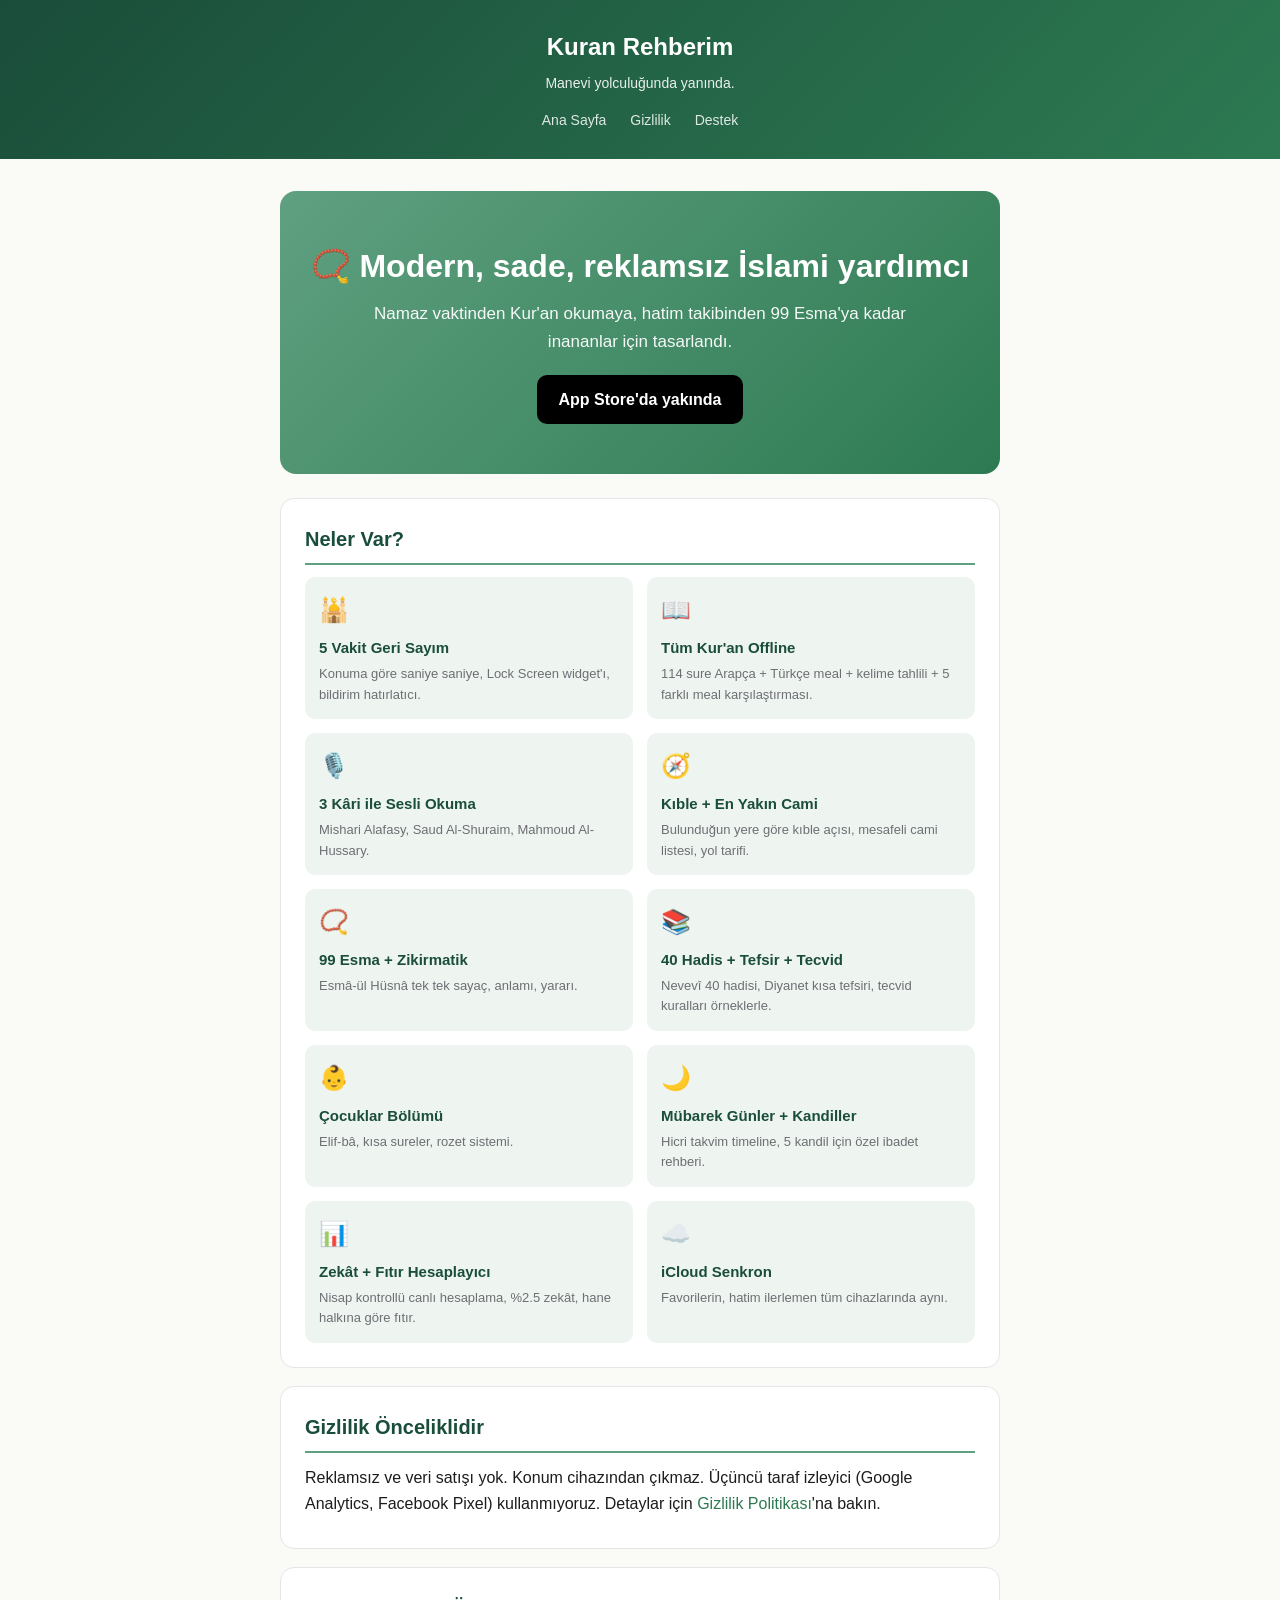
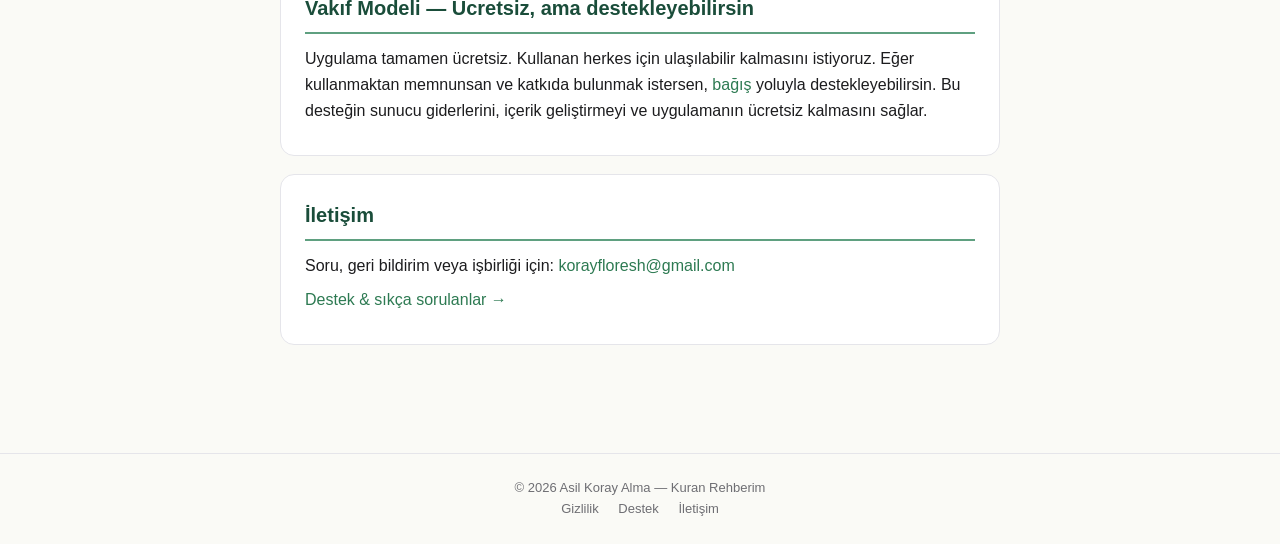
<file: index.html>
<!DOCTYPE html>
<html lang="tr">
<head>
    <meta charset="UTF-8">
    <meta name="viewport" content="width=device-width, initial-scale=1.0">
    <meta name="description" content="Kuran Rehberim — Namaz vakti, Kur'an okuma, dua, hatim ve esma sayacı tek uygulamada. Reklamsız, ücretsiz iOS uygulaması.">
    <title>Kuran Rehberim — Modern İslami Yardımcı</title>
    <link rel="stylesheet" href="style.css">
</head>
<body>

<header>
    <h1>Kuran Rehberim</h1>
    <p class="tagline">Manevi yolculuğunda yanında.</p>
    <nav>
        <a href="index.html">Ana Sayfa</a>
        <a href="privacy.html">Gizlilik</a>
        <a href="support.html">Destek</a>
    </nav>
</header>

<main>

    <div class="hero">
        <h1>📿 Modern, sade, reklamsız İslami yardımcı</h1>
        <p>Namaz vaktinden Kur'an okumaya, hatim takibinden 99 Esma'ya kadar inananlar için tasarlandı.</p>
        <a href="#" class="app-store-button">App Store'da yakında</a>
    </div>

    <section>
        <h2>Neler Var?</h2>
        <div class="features">
            <div class="feature">
                <span class="ico">🕌</span>
                <strong>5 Vakit Geri Sayım</strong>
                <p>Konuma göre saniye saniye, Lock Screen widget'ı, bildirim hatırlatıcı.</p>
            </div>
            <div class="feature">
                <span class="ico">📖</span>
                <strong>Tüm Kur'an Offline</strong>
                <p>114 sure Arapça + Türkçe meal + kelime tahlili + 5 farklı meal karşılaştırması.</p>
            </div>
            <div class="feature">
                <span class="ico">🎙️</span>
                <strong>3 Kâri ile Sesli Okuma</strong>
                <p>Mishari Alafasy, Saud Al-Shuraim, Mahmoud Al-Hussary.</p>
            </div>
            <div class="feature">
                <span class="ico">🧭</span>
                <strong>Kıble + En Yakın Cami</strong>
                <p>Bulunduğun yere göre kıble açısı, mesafeli cami listesi, yol tarifi.</p>
            </div>
            <div class="feature">
                <span class="ico">📿</span>
                <strong>99 Esma + Zikirmatik</strong>
                <p>Esmâ-ül Hüsnâ tek tek sayaç, anlamı, yararı.</p>
            </div>
            <div class="feature">
                <span class="ico">📚</span>
                <strong>40 Hadis + Tefsir + Tecvid</strong>
                <p>Nevevî 40 hadisi, Diyanet kısa tefsiri, tecvid kuralları örneklerle.</p>
            </div>
            <div class="feature">
                <span class="ico">👶</span>
                <strong>Çocuklar Bölümü</strong>
                <p>Elif-bâ, kısa sureler, rozet sistemi.</p>
            </div>
            <div class="feature">
                <span class="ico">🌙</span>
                <strong>Mübarek Günler + Kandiller</strong>
                <p>Hicri takvim timeline, 5 kandil için özel ibadet rehberi.</p>
            </div>
            <div class="feature">
                <span class="ico">📊</span>
                <strong>Zekât + Fıtır Hesaplayıcı</strong>
                <p>Nisap kontrollü canlı hesaplama, %2.5 zekât, hane halkına göre fıtır.</p>
            </div>
            <div class="feature">
                <span class="ico">☁️</span>
                <strong>iCloud Senkron</strong>
                <p>Favorilerin, hatim ilerlemen tüm cihazlarında aynı.</p>
            </div>
        </div>
    </section>

    <section>
        <h2>Gizlilik Önceliklidir</h2>
        <p>Reklamsız ve veri satışı yok. Konum cihazından çıkmaz. Üçüncü taraf izleyici (Google Analytics, Facebook Pixel) kullanmıyoruz. Detaylar için <a href="privacy.html">Gizlilik Politikası</a>'na bakın.</p>
    </section>

    <section>
        <h2>Vakıf Modeli — Ücretsiz, ama destekleyebilirsin</h2>
        <p>Uygulama tamamen ücretsiz. Kullanan herkes için ulaşılabilir kalmasını istiyoruz. Eğer kullanmaktan memnunsan ve katkıda bulunmak istersen, <a href="support.html#destek">bağış</a> yoluyla destekleyebilirsin. Bu desteğin sunucu giderlerini, içerik geliştirmeyi ve uygulamanın ücretsiz kalmasını sağlar.</p>
    </section>

    <section>
        <h2>İletişim</h2>
        <p>Soru, geri bildirim veya işbirliği için: <a href="mailto:korayfloresh@gmail.com">korayfloresh@gmail.com</a></p>
        <p><a href="support.html">Destek &amp; sıkça sorulanlar →</a></p>
    </section>

</main>

<footer>
    © 2026 Asil Koray Alma — Kuran Rehberim
    <br>
    <a href="privacy.html">Gizlilik</a>
    <a href="support.html">Destek</a>
    <a href="mailto:korayfloresh@gmail.com">İletişim</a>
</footer>

</body>
</html>
</file>
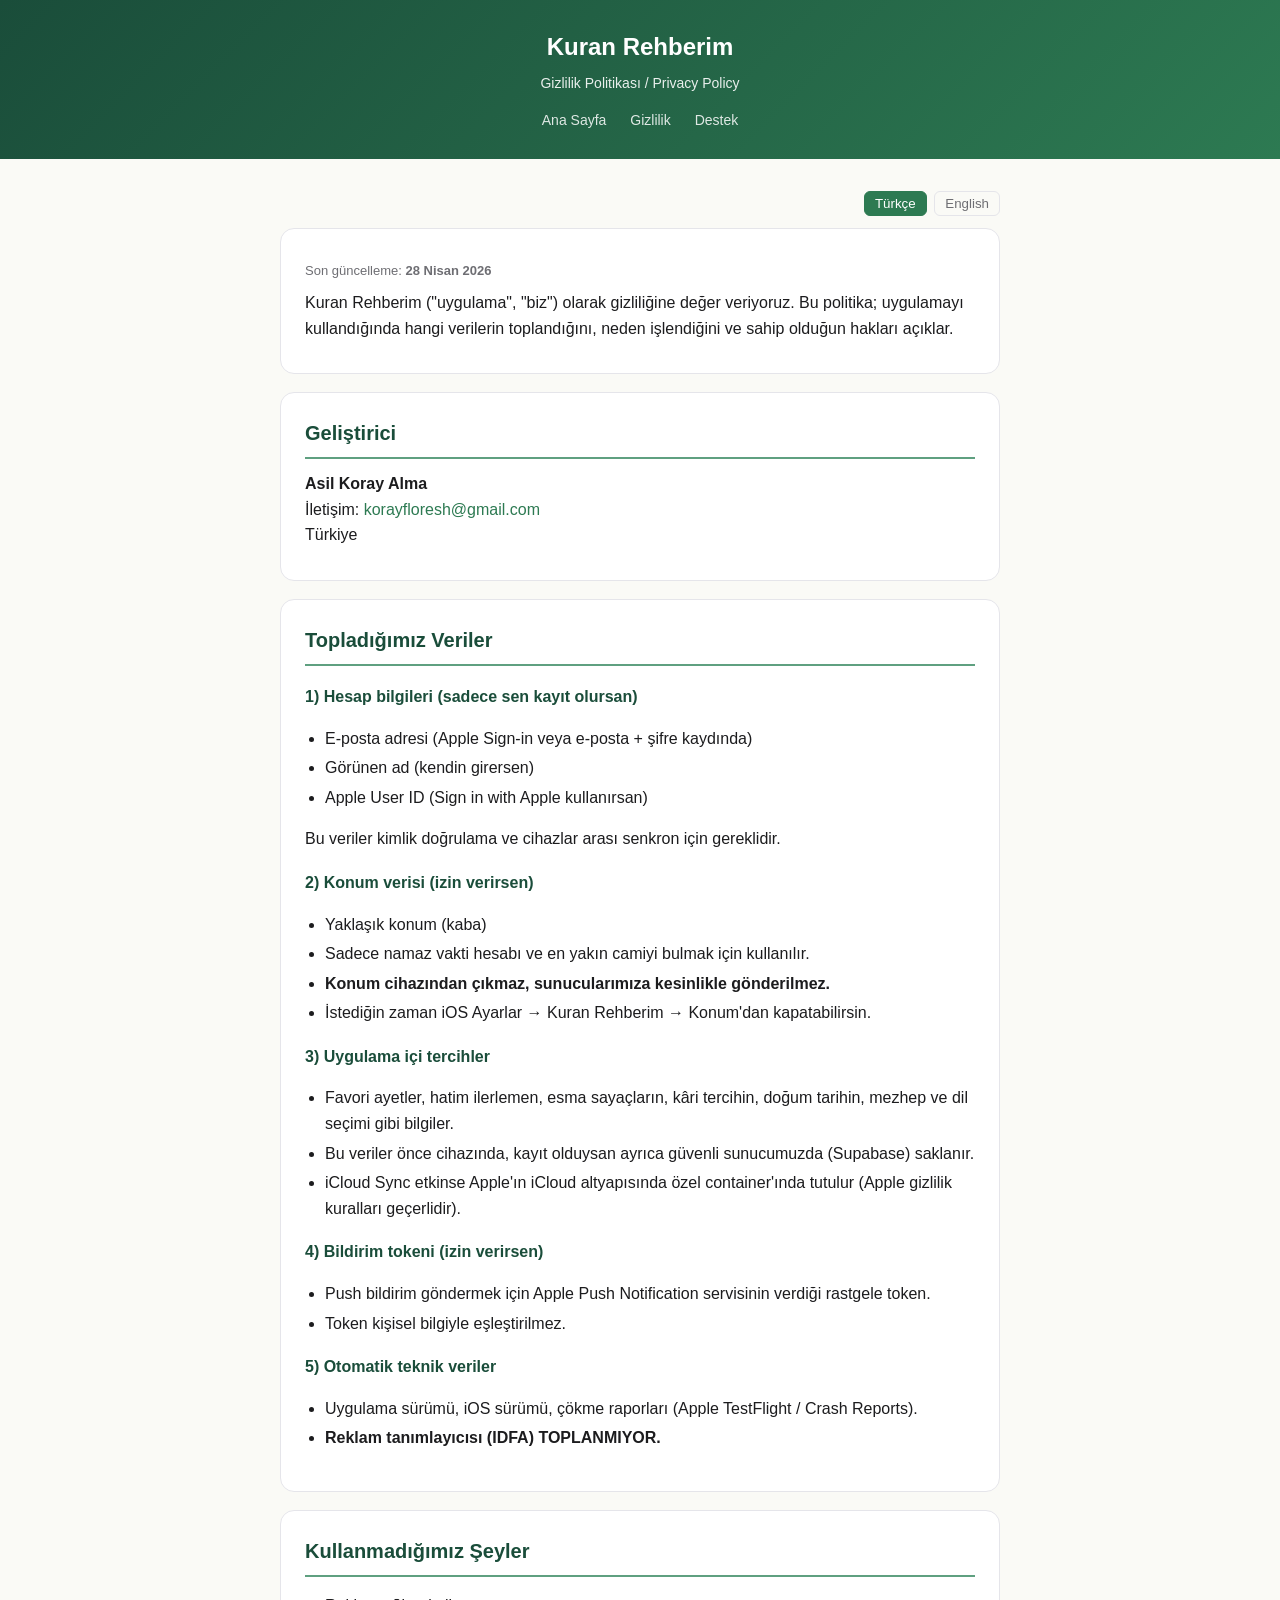
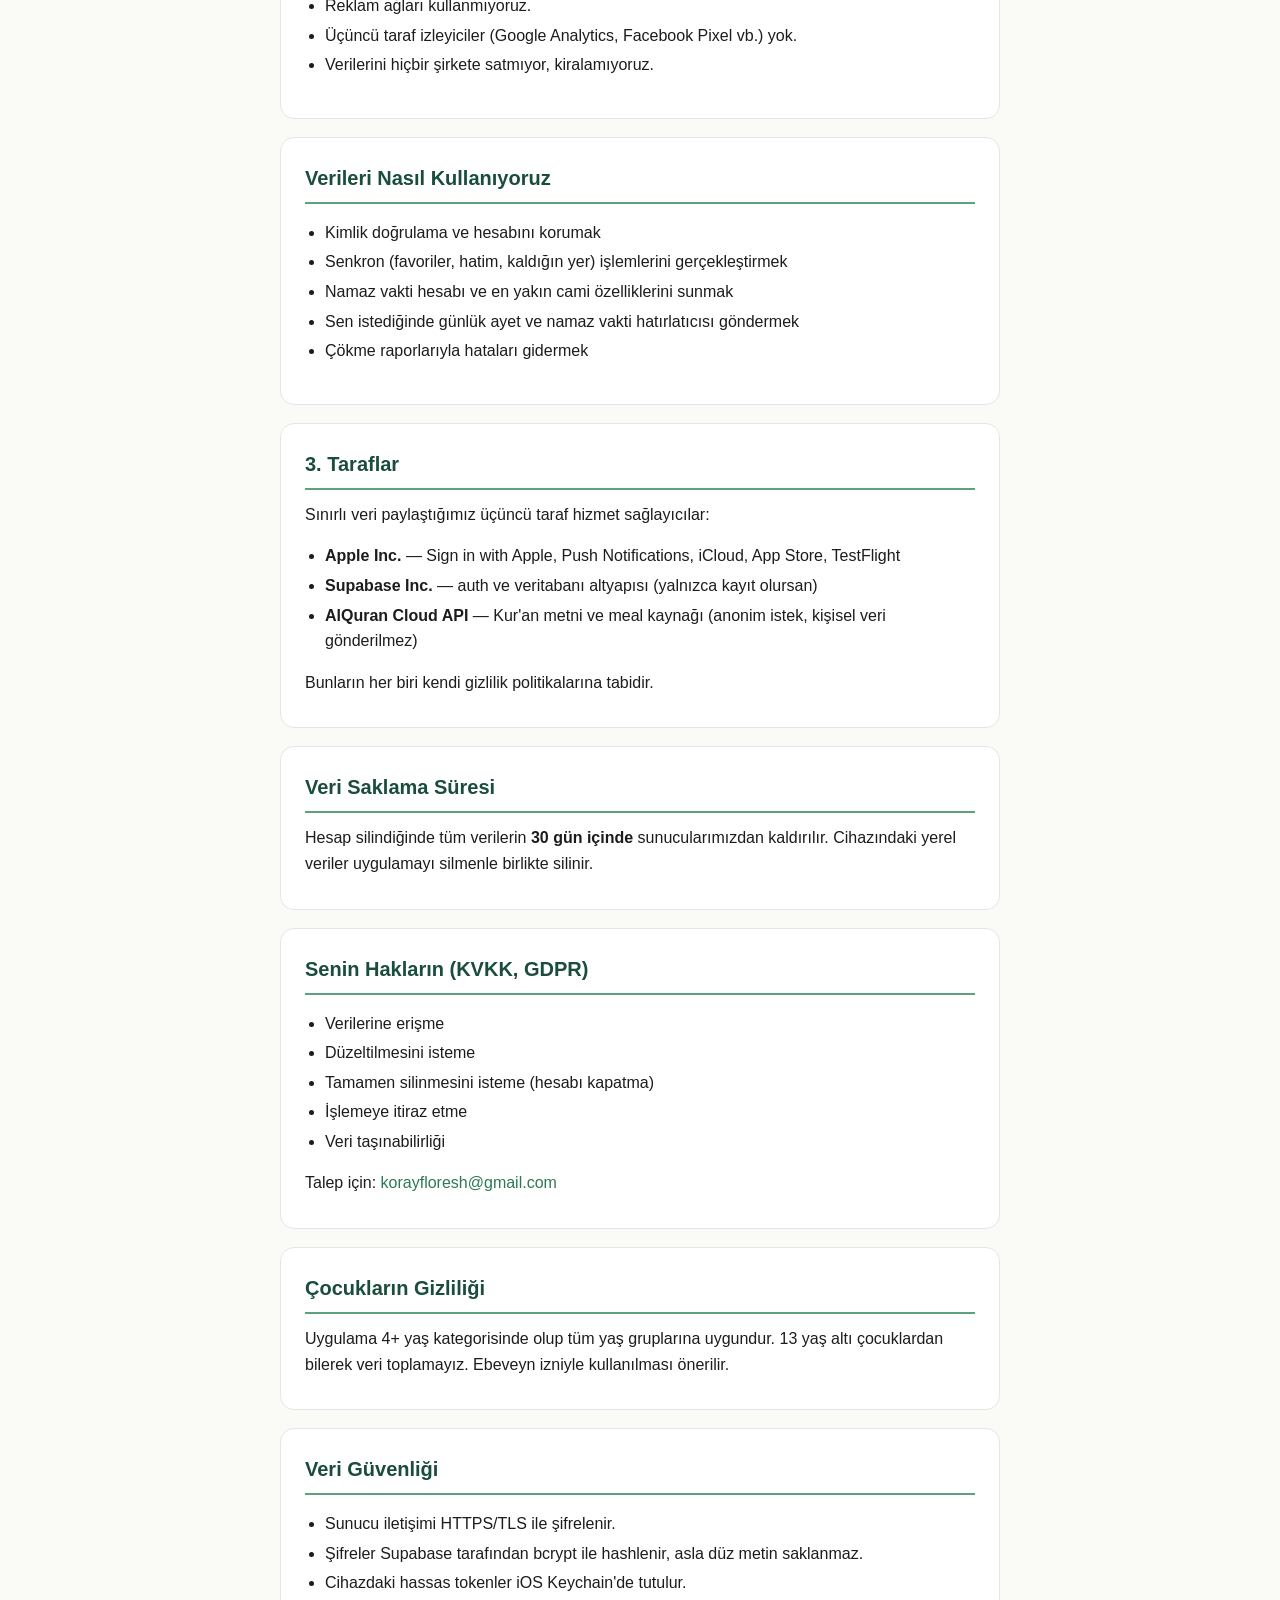
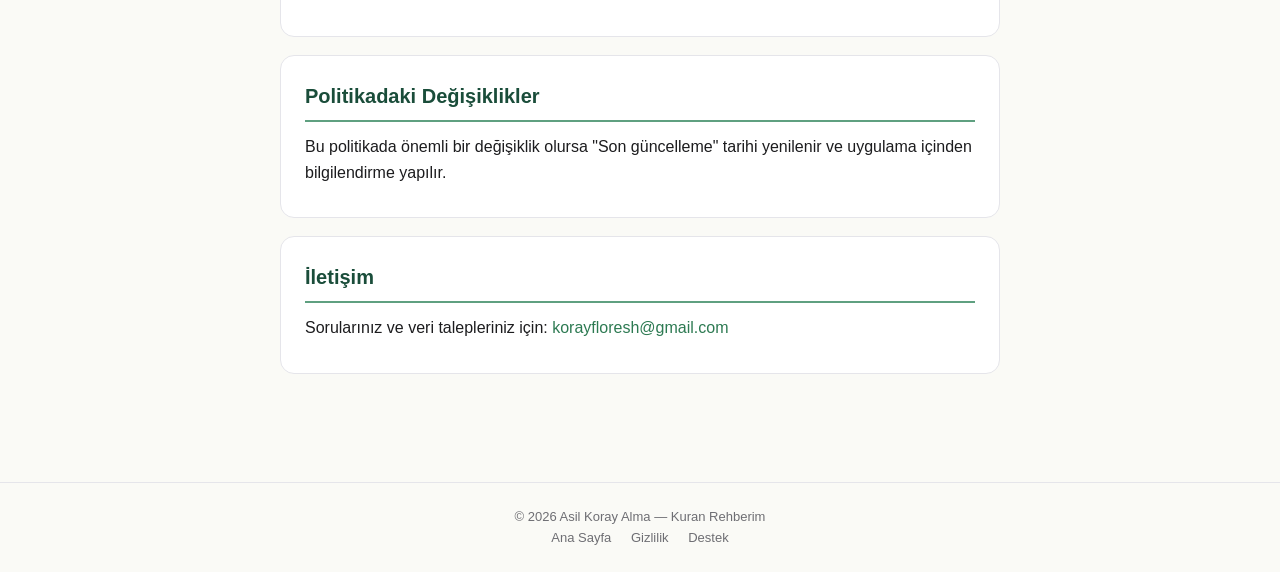
<file: privacy.html>
<!DOCTYPE html>
<html lang="tr">
<head>
    <meta charset="UTF-8">
    <meta name="viewport" content="width=device-width, initial-scale=1.0">
    <meta name="description" content="Kuran Rehberim — Privacy Policy / Gizlilik Politikası. KVKK + GDPR uyumlu.">
    <title>Gizlilik Politikası — Kuran Rehberim</title>
    <link rel="stylesheet" href="style.css">
</head>
<body>

<header>
    <h1>Kuran Rehberim</h1>
    <p class="tagline">Gizlilik Politikası / Privacy Policy</p>
    <nav>
        <a href="index.html">Ana Sayfa</a>
        <a href="privacy.html">Gizlilik</a>
        <a href="support.html">Destek</a>
    </nav>
</header>

<main>

    <div class="lang-switch">
        <button id="btn-tr" class="active" onclick="setLang('tr')">Türkçe</button>
        <button id="btn-en" onclick="setLang('en')">English</button>
    </div>

    <!-- TÜRKÇE -->
    <div id="content-tr">

        <section>
            <p style="color: var(--muted); font-size: 13px;">Son güncelleme: <strong>28 Nisan 2026</strong></p>
            <p>Kuran Rehberim ("uygulama", "biz") olarak gizliliğine değer veriyoruz. Bu politika; uygulamayı kullandığında hangi verilerin toplandığını, neden işlendiğini ve sahip olduğun hakları açıklar.</p>
        </section>

        <section>
            <h2>Geliştirici</h2>
            <p>
                <strong>Asil Koray Alma</strong><br>
                İletişim: <a href="mailto:korayfloresh@gmail.com">korayfloresh@gmail.com</a><br>
                Türkiye
            </p>
        </section>

        <section>
            <h2>Topladığımız Veriler</h2>

            <h3>1) Hesap bilgileri (sadece sen kayıt olursan)</h3>
            <ul>
                <li>E-posta adresi (Apple Sign-in veya e-posta + şifre kaydında)</li>
                <li>Görünen ad (kendin girersen)</li>
                <li>Apple User ID (Sign in with Apple kullanırsan)</li>
            </ul>
            <p>Bu veriler kimlik doğrulama ve cihazlar arası senkron için gereklidir.</p>

            <h3>2) Konum verisi (izin verirsen)</h3>
            <ul>
                <li>Yaklaşık konum (kaba)</li>
                <li>Sadece namaz vakti hesabı ve en yakın camiyi bulmak için kullanılır.</li>
                <li><strong>Konum cihazından çıkmaz, sunucularımıza kesinlikle gönderilmez.</strong></li>
                <li>İstediğin zaman iOS Ayarlar → Kuran Rehberim → Konum'dan kapatabilirsin.</li>
            </ul>

            <h3>3) Uygulama içi tercihler</h3>
            <ul>
                <li>Favori ayetler, hatim ilerlemen, esma sayaçların, kâri tercihin, doğum tarihin, mezhep ve dil seçimi gibi bilgiler.</li>
                <li>Bu veriler önce cihazında, kayıt olduysan ayrıca güvenli sunucumuzda (Supabase) saklanır.</li>
                <li>iCloud Sync etkinse Apple'ın iCloud altyapısında özel container'ında tutulur (Apple gizlilik kuralları geçerlidir).</li>
            </ul>

            <h3>4) Bildirim tokeni (izin verirsen)</h3>
            <ul>
                <li>Push bildirim göndermek için Apple Push Notification servisinin verdiği rastgele token.</li>
                <li>Token kişisel bilgiyle eşleştirilmez.</li>
            </ul>

            <h3>5) Otomatik teknik veriler</h3>
            <ul>
                <li>Uygulama sürümü, iOS sürümü, çökme raporları (Apple TestFlight / Crash Reports).</li>
                <li><strong>Reklam tanımlayıcısı (IDFA) TOPLANMIYOR.</strong></li>
            </ul>
        </section>

        <section>
            <h2>Kullanmadığımız Şeyler</h2>
            <ul>
                <li>Reklam ağları kullanmıyoruz.</li>
                <li>Üçüncü taraf izleyiciler (Google Analytics, Facebook Pixel vb.) yok.</li>
                <li>Verilerini hiçbir şirkete satmıyor, kiralamıyoruz.</li>
            </ul>
        </section>

        <section>
            <h2>Verileri Nasıl Kullanıyoruz</h2>
            <ul>
                <li>Kimlik doğrulama ve hesabını korumak</li>
                <li>Senkron (favoriler, hatim, kaldığın yer) işlemlerini gerçekleştirmek</li>
                <li>Namaz vakti hesabı ve en yakın cami özelliklerini sunmak</li>
                <li>Sen istediğinde günlük ayet ve namaz vakti hatırlatıcısı göndermek</li>
                <li>Çökme raporlarıyla hataları gidermek</li>
            </ul>
        </section>

        <section>
            <h2>3. Taraflar</h2>
            <p>Sınırlı veri paylaştığımız üçüncü taraf hizmet sağlayıcılar:</p>
            <ul>
                <li><strong>Apple Inc.</strong> — Sign in with Apple, Push Notifications, iCloud, App Store, TestFlight</li>
                <li><strong>Supabase Inc.</strong> — auth ve veritabanı altyapısı (yalnızca kayıt olursan)</li>
                <li><strong>AlQuran Cloud API</strong> — Kur'an metni ve meal kaynağı (anonim istek, kişisel veri gönderilmez)</li>
            </ul>
            <p>Bunların her biri kendi gizlilik politikalarına tabidir.</p>
        </section>

        <section>
            <h2>Veri Saklama Süresi</h2>
            <p>Hesap silindiğinde tüm verilerin <strong>30 gün içinde</strong> sunucularımızdan kaldırılır. Cihazındaki yerel veriler uygulamayı silmenle birlikte silinir.</p>
        </section>

        <section>
            <h2>Senin Hakların (KVKK, GDPR)</h2>
            <ul>
                <li>Verilerine erişme</li>
                <li>Düzeltilmesini isteme</li>
                <li>Tamamen silinmesini isteme (hesabı kapatma)</li>
                <li>İşlemeye itiraz etme</li>
                <li>Veri taşınabilirliği</li>
            </ul>
            <p>Talep için: <a href="mailto:korayfloresh@gmail.com">korayfloresh@gmail.com</a></p>
        </section>

        <section>
            <h2>Çocukların Gizliliği</h2>
            <p>Uygulama 4+ yaş kategorisinde olup tüm yaş gruplarına uygundur. 13 yaş altı çocuklardan bilerek veri toplamayız. Ebeveyn izniyle kullanılması önerilir.</p>
        </section>

        <section>
            <h2>Veri Güvenliği</h2>
            <ul>
                <li>Sunucu iletişimi HTTPS/TLS ile şifrelenir.</li>
                <li>Şifreler Supabase tarafından bcrypt ile hashlenir, asla düz metin saklanmaz.</li>
                <li>Cihazdaki hassas tokenler iOS Keychain'de tutulur.</li>
            </ul>
        </section>

        <section>
            <h2>Politikadaki Değişiklikler</h2>
            <p>Bu politikada önemli bir değişiklik olursa "Son güncelleme" tarihi yenilenir ve uygulama içinden bilgilendirme yapılır.</p>
        </section>

        <section>
            <h2>İletişim</h2>
            <p>Sorularınız ve veri talepleriniz için: <a href="mailto:korayfloresh@gmail.com">korayfloresh@gmail.com</a></p>
        </section>

    </div>

    <!-- ENGLISH -->
    <div id="content-en" style="display:none;">

        <section>
            <p style="color: var(--muted); font-size: 13px;">Last updated: <strong>April 28, 2026</strong></p>
            <p>Kuran Rehberim ("the app", "we") values your privacy. This policy explains what data we collect when you use the app, why we process it, and the rights you have.</p>
        </section>

        <section>
            <h2>Developer</h2>
            <p>
                <strong>Asil Koray Alma</strong><br>
                Contact: <a href="mailto:korayfloresh@gmail.com">korayfloresh@gmail.com</a><br>
                Turkey
            </p>
        </section>

        <section>
            <h2>What We Collect</h2>

            <h3>1) Account information (only if you sign up)</h3>
            <ul>
                <li>Email address (via Sign in with Apple or email + password)</li>
                <li>Display name (if you set one)</li>
                <li>Apple User ID (when using Sign in with Apple)</li>
            </ul>
            <p>Used for authentication and cross-device sync.</p>

            <h3>2) Location data (with your permission)</h3>
            <ul>
                <li>Coarse (approximate) location</li>
                <li>Used only to calculate prayer times and find the nearest mosque.</li>
                <li><strong>Location stays on your device; it is never transmitted to our servers.</strong></li>
                <li>You can disable it any time via iOS Settings → Kuran Rehberim → Location.</li>
            </ul>

            <h3>3) In-app preferences</h3>
            <ul>
                <li>Favorite verses, Khatim progress, Esma counters, reciter preference, birth date, madhab and language choice.</li>
                <li>Stored locally first; if you sign in, also on our secure server (Supabase).</li>
                <li>If iCloud Sync is enabled, stored in your private iCloud container (Apple's privacy rules apply).</li>
            </ul>

            <h3>4) Push notification token (with permission)</h3>
            <ul>
                <li>Random token issued by Apple Push Notification service.</li>
                <li>Not linked to any personal identifier.</li>
            </ul>

            <h3>5) Automatic technical data</h3>
            <ul>
                <li>App version, iOS version, crash reports (via Apple TestFlight / Crash Reports).</li>
                <li><strong>We do NOT collect Advertising Identifier (IDFA).</strong></li>
            </ul>
        </section>

        <section>
            <h2>What We Do Not Use</h2>
            <ul>
                <li>No advertising networks.</li>
                <li>No third-party trackers (Google Analytics, Facebook Pixel, etc.).</li>
                <li>We never sell or rent your data to any company.</li>
            </ul>
        </section>

        <section>
            <h2>How We Use Your Data</h2>
            <ul>
                <li>Authenticate and protect your account</li>
                <li>Sync favorites, khatim, last-read position</li>
                <li>Provide prayer time calculation and nearest-mosque feature</li>
                <li>Send daily verse / prayer time reminders if you opt in</li>
                <li>Diagnose crashes and improve the app</li>
            </ul>
        </section>

        <section>
            <h2>Third Parties</h2>
            <p>Limited data is shared with these service providers:</p>
            <ul>
                <li><strong>Apple Inc.</strong> — Sign in with Apple, Push Notifications, iCloud, App Store, TestFlight</li>
                <li><strong>Supabase Inc.</strong> — auth & database backend (only if you sign up)</li>
                <li><strong>AlQuran Cloud API</strong> — Quran text & translation source (anonymous request, no personal data)</li>
            </ul>
            <p>Each is governed by its own privacy policy.</p>
        </section>

        <section>
            <h2>Data Retention</h2>
            <p>When you delete your account, all your data is removed from our servers within <strong>30 days</strong>. Local data on your device is removed when you uninstall the app.</p>
        </section>

        <section>
            <h2>Your Rights (GDPR, CCPA, KVKK)</h2>
            <ul>
                <li>Access your data</li>
                <li>Request correction</li>
                <li>Request full deletion (close your account)</li>
                <li>Object to processing</li>
                <li>Data portability</li>
            </ul>
            <p>To exercise any right: <a href="mailto:korayfloresh@gmail.com">korayfloresh@gmail.com</a></p>
        </section>

        <section>
            <h2>Children's Privacy</h2>
            <p>The app is rated 4+ and suitable for all ages. We do not knowingly collect data from children under 13. Parental supervision is recommended.</p>
        </section>

        <section>
            <h2>Data Security</h2>
            <ul>
                <li>Server traffic is encrypted via HTTPS/TLS.</li>
                <li>Passwords are hashed by Supabase using bcrypt; never stored in plain text.</li>
                <li>Sensitive tokens on device are kept in iOS Keychain.</li>
            </ul>
        </section>

        <section>
            <h2>Changes to This Policy</h2>
            <p>If we make material changes, the "Last updated" date will be revised and you will be notified inside the app.</p>
        </section>

        <section>
            <h2>Contact</h2>
            <p>Questions or data requests: <a href="mailto:korayfloresh@gmail.com">korayfloresh@gmail.com</a></p>
        </section>

    </div>

</main>

<footer>
    © 2026 Asil Koray Alma — Kuran Rehberim
    <br>
    <a href="index.html">Ana Sayfa</a>
    <a href="privacy.html">Gizlilik</a>
    <a href="support.html">Destek</a>
</footer>

<script>
function setLang(lang) {
    document.getElementById('content-tr').style.display = (lang === 'tr') ? 'block' : 'none';
    document.getElementById('content-en').style.display = (lang === 'en') ? 'block' : 'none';
    document.getElementById('btn-tr').classList.toggle('active', lang === 'tr');
    document.getElementById('btn-en').classList.toggle('active', lang === 'en');
    if (history.replaceState) {
        history.replaceState(null, '', '#' + lang);
    }
}
// URL hash'e göre başlangıç dili
if (window.location.hash === '#en') setLang('en');
</script>

</body>
</html>
</file>
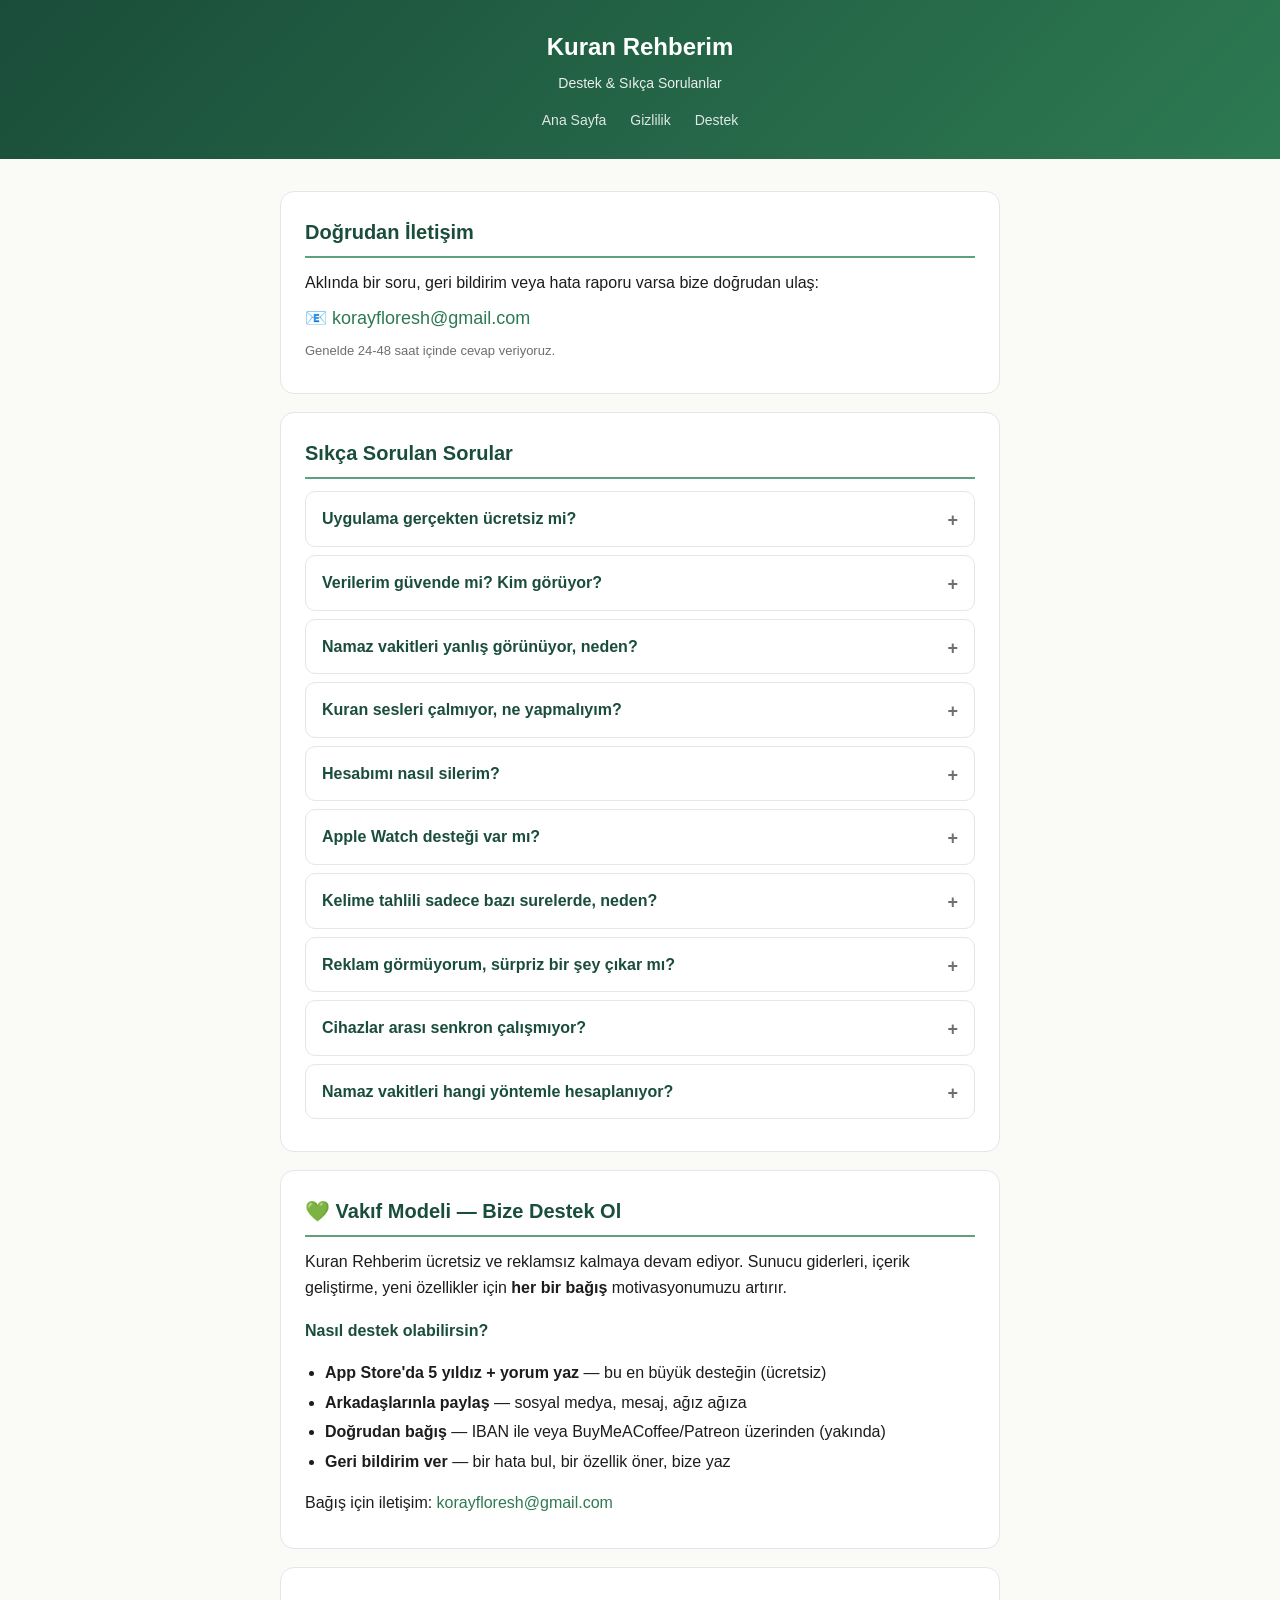
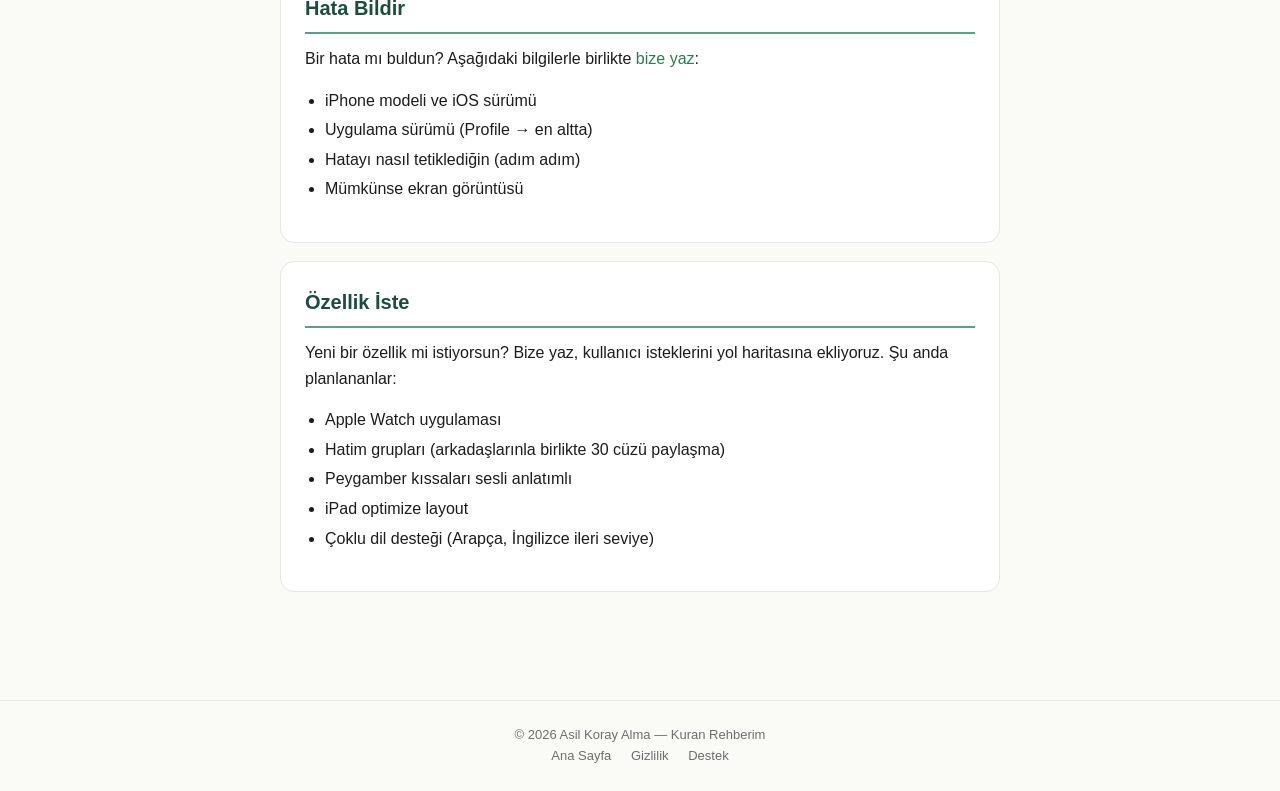
<file: support.html>
<!DOCTYPE html>
<html lang="tr">
<head>
    <meta charset="UTF-8">
    <meta name="viewport" content="width=device-width, initial-scale=1.0">
    <meta name="description" content="Kuran Rehberim — Destek, sıkça sorulanlar ve iletişim.">
    <title>Destek — Kuran Rehberim</title>
    <link rel="stylesheet" href="style.css">
</head>
<body>

<header>
    <h1>Kuran Rehberim</h1>
    <p class="tagline">Destek &amp; Sıkça Sorulanlar</p>
    <nav>
        <a href="index.html">Ana Sayfa</a>
        <a href="privacy.html">Gizlilik</a>
        <a href="support.html">Destek</a>
    </nav>
</header>

<main>

    <section>
        <h2>Doğrudan İletişim</h2>
        <p>Aklında bir soru, geri bildirim veya hata raporu varsa bize doğrudan ulaş:</p>
        <p style="font-size: 18px;">📧 <a href="mailto:korayfloresh@gmail.com">korayfloresh@gmail.com</a></p>
        <p style="color: var(--muted); font-size: 13px;">Genelde 24-48 saat içinde cevap veriyoruz.</p>
    </section>

    <section>
        <h2>Sıkça Sorulan Sorular</h2>

        <details>
            <summary>Uygulama gerçekten ücretsiz mi?</summary>
            <p>Evet, tamamen ücretsiz ve reklamsız. İçinde uygulama içi satın alma yok. İstersen <a href="#destek">vakıf modeli</a> aracılığıyla destekleyebilirsin.</p>
        </details>

        <details>
            <summary>Verilerim güvende mi? Kim görüyor?</summary>
            <p>Verilerin sadece sana ait. Kayıt olursan e-posta + Apple ID üzerinden Supabase'de, iCloud Sync etkinse Apple'ın iCloud altyapısında saklanır. Konum hiçbir zaman cihazından çıkmaz. Detaylar için <a href="privacy.html">Gizlilik Politikası</a>'na bak.</p>
        </details>

        <details>
            <summary>Namaz vakitleri yanlış görünüyor, neden?</summary>
            <p>Üç sebebi olabilir: (1) Konum izni vermemişsin — iOS Ayarlar → Kuran Rehberim → Konum'u "Uygulamayı kullanırken" yap. (2) Cihazın saat dilimi yanlış. (3) Mezhep tercihi farklı (Hanefî/Şâfiî için ikindi vakti farklı hesaplanır — sonraki sürümde Profile'a eklenecek).</p>
        </details>

        <details>
            <summary>Kuran sesleri çalmıyor, ne yapmalıyım?</summary>
            <p>İlk indirme internet gerektirir. Sonraki dinlemelerde offline çalışır. Eğer hâlâ sorun varsa: Profile → Depolama → "Önbelleği Temizle" deneyebilirsin. Hâlâ olmuyorsa <a href="mailto:korayfloresh@gmail.com">bize yaz</a>.</p>
        </details>

        <details>
            <summary>Hesabımı nasıl silerim?</summary>
            <p>Profile sekmesinin altında "Çıkış Yap" yanında "Hesabı Tamamen Sil" seçeneği var (yakında). O ana kadar bize <a href="mailto:korayfloresh@gmail.com">e-posta atarsan</a> 30 gün içinde tüm verilerini silmemizi talep edebilirsin (KVKK / GDPR hakkın).</p>
        </details>

        <details>
            <summary>Apple Watch desteği var mı?</summary>
            <p>Şu an yok. Yakında Apple Watch versiyonunda kıble pusulası, namaz vakti hatırlatıcısı ve zikir sayacı olacak.</p>
        </details>

        <details>
            <summary>Kelime tahlili sadece bazı surelerde, neden?</summary>
            <p>Her ayet için kelime kelime Türkçe tahlil hazırlamak zaman alıyor. Şu an Fâtiha, Asr, Kevser, İhlâs, Felak, Nâs, Bakara'nın anahtar ayetleri, Yâsîn'in ilk ve son bölümleri, Mülk, Rahmân, İnşirâh hazır. Her güncellemede yenileri ekleniyor.</p>
        </details>

        <details>
            <summary>Reklam görmüyorum, sürpriz bir şey çıkar mı?</summary>
            <p>Reklam yok ve hiç olmayacak. Bu uygulama "vakıf modeli" ile yönetiliyor: ücretsiz kullan, isteyen bağışla destekler. Apple'ın "ücretsiz ama reklamlı" modeli bizim değerlerimize uygun değil.</p>
        </details>

        <details>
            <summary>Cihazlar arası senkron çalışmıyor?</summary>
            <p>Senkron için iCloud Sync'in açık olması ve aynı Apple ID ile her iki cihazda da giriş yapmış olman gerekir. iOS Ayarlar → Apple ID → iCloud → "Kuran Rehberim" anahtarının açık olduğundan emin ol.</p>
        </details>

        <details>
            <summary>Namaz vakitleri hangi yöntemle hesaplanıyor?</summary>
            <p>Diyanet İşleri Başkanlığı'nın da kullandığı astronomik hesap (Fajr 18°, Isha 17°). Hanefî mezhebi için ikindi vakti gölge oranı 2× alınır.</p>
        </details>

    </section>

    <section id="destek">
        <h2>💚 Vakıf Modeli — Bize Destek Ol</h2>
        <p>Kuran Rehberim ücretsiz ve reklamsız kalmaya devam ediyor. Sunucu giderleri, içerik geliştirme, yeni özellikler için <strong>her bir bağış</strong> motivasyonumuzu artırır.</p>

        <h3>Nasıl destek olabilirsin?</h3>
        <ul>
            <li><strong>App Store'da 5 yıldız + yorum yaz</strong> — bu en büyük desteğin (ücretsiz)</li>
            <li><strong>Arkadaşlarınla paylaş</strong> — sosyal medya, mesaj, ağız ağıza</li>
            <li><strong>Doğrudan bağış</strong> — IBAN ile veya BuyMeACoffee/Patreon üzerinden (yakında)</li>
            <li><strong>Geri bildirim ver</strong> — bir hata bul, bir özellik öner, bize yaz</li>
        </ul>

        <p style="margin-top: 16px;">Bağış için iletişim: <a href="mailto:korayfloresh@gmail.com">korayfloresh@gmail.com</a></p>
    </section>

    <section>
        <h2>Hata Bildir</h2>
        <p>Bir hata mı buldun? Aşağıdaki bilgilerle birlikte <a href="mailto:korayfloresh@gmail.com?subject=Kuran%20Rehberim%20Hata%20Bildirimi">bize yaz</a>:</p>
        <ul>
            <li>iPhone modeli ve iOS sürümü</li>
            <li>Uygulama sürümü (Profile → en altta)</li>
            <li>Hatayı nasıl tetiklediğin (adım adım)</li>
            <li>Mümkünse ekran görüntüsü</li>
        </ul>
    </section>

    <section>
        <h2>Özellik İste</h2>
        <p>Yeni bir özellik mi istiyorsun? Bize yaz, kullanıcı isteklerini yol haritasına ekliyoruz. Şu anda planlananlar:</p>
        <ul>
            <li>Apple Watch uygulaması</li>
            <li>Hatim grupları (arkadaşlarınla birlikte 30 cüzü paylaşma)</li>
            <li>Peygamber kıssaları sesli anlatımlı</li>
            <li>iPad optimize layout</li>
            <li>Çoklu dil desteği (Arapça, İngilizce ileri seviye)</li>
        </ul>
    </section>

</main>

<footer>
    © 2026 Asil Koray Alma — Kuran Rehberim
    <br>
    <a href="index.html">Ana Sayfa</a>
    <a href="privacy.html">Gizlilik</a>
    <a href="support.html">Destek</a>
</footer>

</body>
</html>
</file>
<file: style.css>
/* Kuran Rehberim — paylaşılan stil */

:root {
    --green-dark: #1a4d3a;
    --green: #2d7a52;
    --green-light: #5fa080;
    --bg: #fafaf6;
    --card: #ffffff;
    --text: #1c1c1e;
    --muted: #6e6e73;
    --border: #e5e5ea;
    --max-width: 760px;
}

* { box-sizing: border-box; }

html, body {
    margin: 0;
    padding: 0;
    font-family: -apple-system, BlinkMacSystemFont, "SF Pro Text", "Helvetica Neue", Arial, sans-serif;
    background: var(--bg);
    color: var(--text);
    line-height: 1.6;
    -webkit-font-smoothing: antialiased;
}

a { color: var(--green); text-decoration: none; }
a:hover { text-decoration: underline; }

/* Header */
header {
    background: linear-gradient(135deg, var(--green-dark), var(--green));
    color: #fff;
    padding: 28px 20px;
    text-align: center;
}
header h1 {
    margin: 0 0 6px;
    font-size: 24px;
    font-weight: 700;
}
header .tagline {
    font-size: 14px;
    opacity: 0.9;
    margin: 0;
}
header nav {
    margin-top: 14px;
    font-size: 14px;
}
header nav a {
    color: #fff;
    margin: 0 10px;
    opacity: 0.85;
}
header nav a:hover { opacity: 1; text-decoration: underline; }

/* Container */
main {
    max-width: var(--max-width);
    margin: 0 auto;
    padding: 32px 20px 60px;
}

/* Sections */
section {
    background: var(--card);
    padding: 24px;
    border-radius: 14px;
    margin-bottom: 18px;
    border: 1px solid var(--border);
}
section h2 {
    color: var(--green-dark);
    font-size: 20px;
    margin: 0 0 12px;
    border-bottom: 2px solid var(--green-light);
    padding-bottom: 8px;
}
section h3 {
    color: var(--green-dark);
    font-size: 16px;
    margin: 18px 0 6px;
}
section p { margin: 8px 0; }
section ul { padding-left: 20px; }
section li { margin-bottom: 4px; }

/* Hero */
.hero {
    text-align: center;
    background: linear-gradient(135deg, var(--green-light), var(--green));
    color: #fff;
    padding: 50px 20px;
    border-radius: 16px;
    margin-bottom: 24px;
}
.hero h1 {
    font-size: 32px;
    margin: 0 0 8px;
    font-weight: 800;
}
.hero p {
    font-size: 17px;
    opacity: 0.95;
    margin: 0 0 20px;
    max-width: 540px;
    margin-left: auto;
    margin-right: auto;
}
.app-store-button {
    display: inline-block;
    background: #000;
    color: #fff !important;
    padding: 12px 22px;
    border-radius: 10px;
    font-weight: 600;
    text-decoration: none !important;
}
.app-store-button:hover { opacity: 0.85; }

/* Feature grid */
.features {
    display: grid;
    grid-template-columns: repeat(auto-fit, minmax(220px, 1fr));
    gap: 14px;
    margin-top: 12px;
}
.feature {
    padding: 14px;
    background: rgba(45, 122, 82, 0.08);
    border-radius: 10px;
}
.feature .ico {
    font-size: 24px;
    display: block;
    margin-bottom: 6px;
}
.feature strong {
    color: var(--green-dark);
    font-size: 15px;
    display: block;
    margin-bottom: 4px;
}
.feature p { font-size: 13px; color: var(--muted); margin: 0; }

/* Footer */
footer {
    text-align: center;
    padding: 24px 20px;
    font-size: 13px;
    color: var(--muted);
    border-top: 1px solid var(--border);
    margin-top: 30px;
}
footer a {
    color: var(--muted);
    margin: 0 8px;
}

/* Toggle (TR/EN) */
.lang-switch {
    text-align: right;
    font-size: 13px;
    margin-bottom: 12px;
}
.lang-switch button {
    background: none;
    border: 1px solid var(--border);
    padding: 4px 10px;
    border-radius: 6px;
    cursor: pointer;
    color: var(--muted);
    margin-left: 4px;
    font-family: inherit;
}
.lang-switch button.active {
    background: var(--green);
    color: #fff;
    border-color: var(--green);
}

/* SSS / FAQ */
details {
    background: var(--card);
    padding: 14px 16px;
    border-radius: 10px;
    margin-bottom: 8px;
    border: 1px solid var(--border);
}
details summary {
    cursor: pointer;
    font-weight: 600;
    color: var(--green-dark);
    list-style: none;
}
details summary::-webkit-details-marker { display: none; }
details summary::after {
    content: "+";
    float: right;
    font-size: 18px;
    color: var(--muted);
}
details[open] summary::after { content: "−"; }
details p { margin-top: 8px; color: var(--text); }

/* Mobile */
@media (max-width: 600px) {
    .hero h1 { font-size: 26px; }
    .hero p  { font-size: 15px; }
    section h2 { font-size: 18px; }
}
</file>
